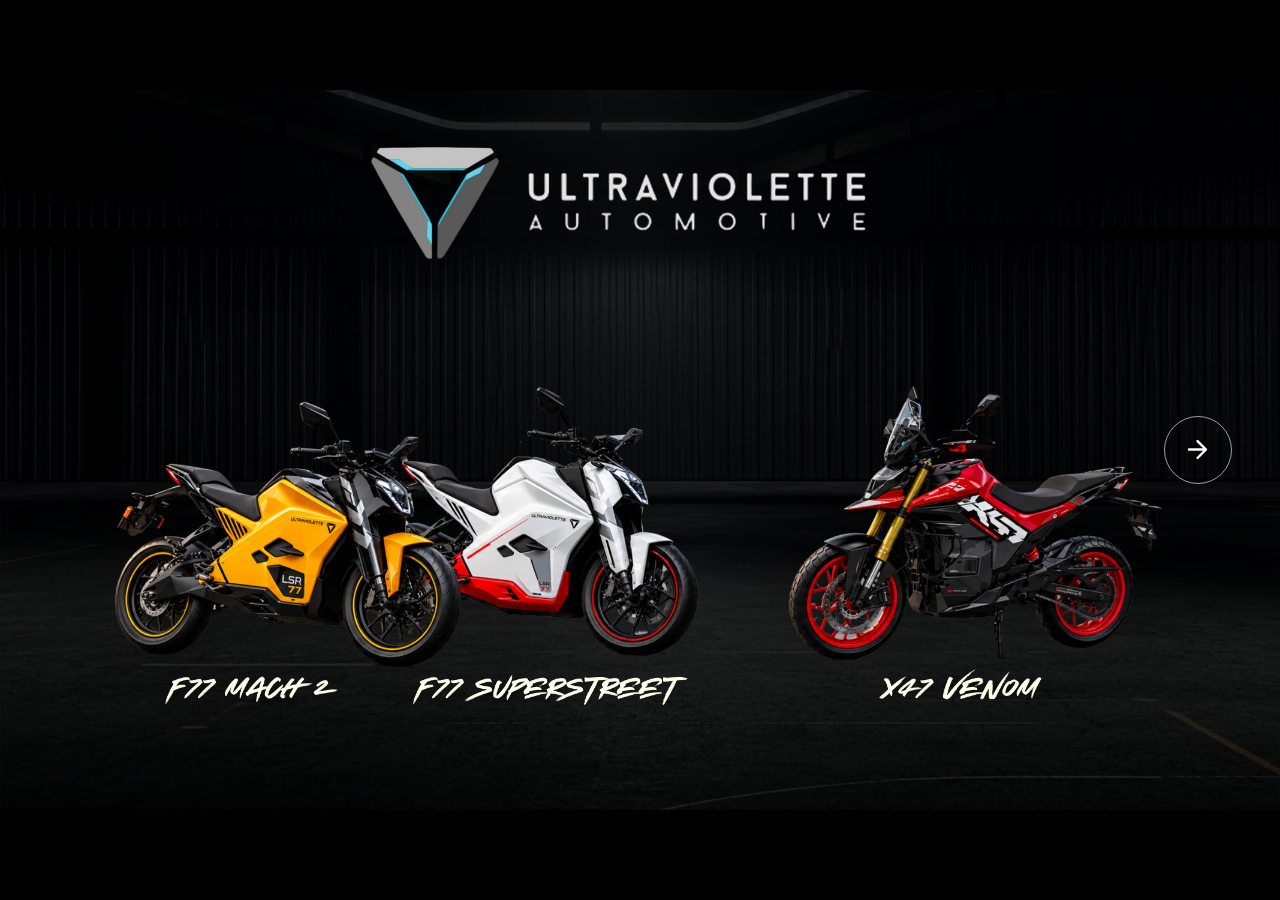
<file: index.html>
<!DOCTYPE html>
<html lang="en">
<head>
  <meta charset="UTF-8" />
  <meta name="viewport" content="width=device-width, initial-scale=1.0" />
  <title>Ultraviolette Automotive</title>
  <meta
    name="description"
    content="Ultraviolette Automotive — F77 Mach 2, F77 SuperStreet, X47 Venom, Tesseract and Shockwave."
  />
  <link rel="preload" as="image" href="Homepage%201.png" />
  <link rel="stylesheet" href="css/style.css?v=13" />
</head>
<body>
  <!-- Homepage slider: swipe / drag / arrows / keyboard to move between
       the two lineups. Each slide is a full hero with the uploaded image
       used exactly as provided (unmodified) plus clickable bike hotspots. -->
  <div class="slider" id="homeSlider">
    <div class="slider__track">

      <!-- Slide 1 -->
      <section class="hero slide" aria-label="Ultraviolette Automotive — first lineup">
        <div class="hero__media">
          <img
            class="hero__image"
            src="Homepage%201.png"
            width="4269"
            height="2400"
            alt="Ultraviolette Automotive — F77 Mach 2, F77 SuperStreet and X47 Venom"
            fetchpriority="high"
            decoding="async"
            draggable="false"
          />
          <a class="hero__hotspot hero__hotspot--mach2" href="bikes/f77-mach-2/" aria-label="F77 Mach 2 — view details"></a>
          <a class="hero__hotspot hero__hotspot--superstreet" href="bikes/f77-superstreet/" aria-label="F77 SuperStreet — view details"></a>
          <a class="hero__hotspot hero__hotspot--venom" href="bikes/x47-venom/" aria-label="X47 Venom — view details"></a>
        </div>

        <!-- Right arrow → next slide (falls back to the /home-2/ page without JS). -->
        <a class="hero-arrow" href="home-2/" data-slide-next aria-label="View the next lineup">
          <svg viewBox="0 0 24 24" fill="none" aria-hidden="true">
            <path d="M5 12h13M12 5l7 7-7 7" stroke="currentColor" stroke-width="2" stroke-linecap="round" stroke-linejoin="round" />
          </svg>
        </a>
      </section>

      <!-- Slide 2 -->
      <section class="hero slide" aria-label="Ultraviolette Automotive — second lineup">
        <div class="hero__media">
          <img
            class="hero__image"
            src="Homepage%202.png"
            width="4269"
            height="2400"
            alt="Ultraviolette Automotive — Tesseract and Shockwave"
            decoding="async"
            draggable="false"
          />
          <a class="hero__hotspot hero__hotspot--tesseract" href="bikes/tesseract/" aria-label="Tesseract — view variants"></a>
          <a class="hero__hotspot hero__hotspot--shockwave" href="bikes/shockwave/" aria-label="Shockwave — view variants"></a>
        </div>

        <!-- Left arrow → previous slide (falls back to the first homepage without JS). -->
        <a class="hero-arrow hero-arrow--left" href="./" data-slide-prev aria-label="Back to the first lineup">
          <svg viewBox="0 0 24 24" fill="none" aria-hidden="true">
            <path d="M19 12H6M12 5l-7 7 7 7" stroke="currentColor" stroke-width="2" stroke-linecap="round" stroke-linejoin="round" />
          </svg>
        </a>
      </section>

    </div>
  </div>

  <script src="js/slider.js" defer></script>
</body>
</html>
</file>
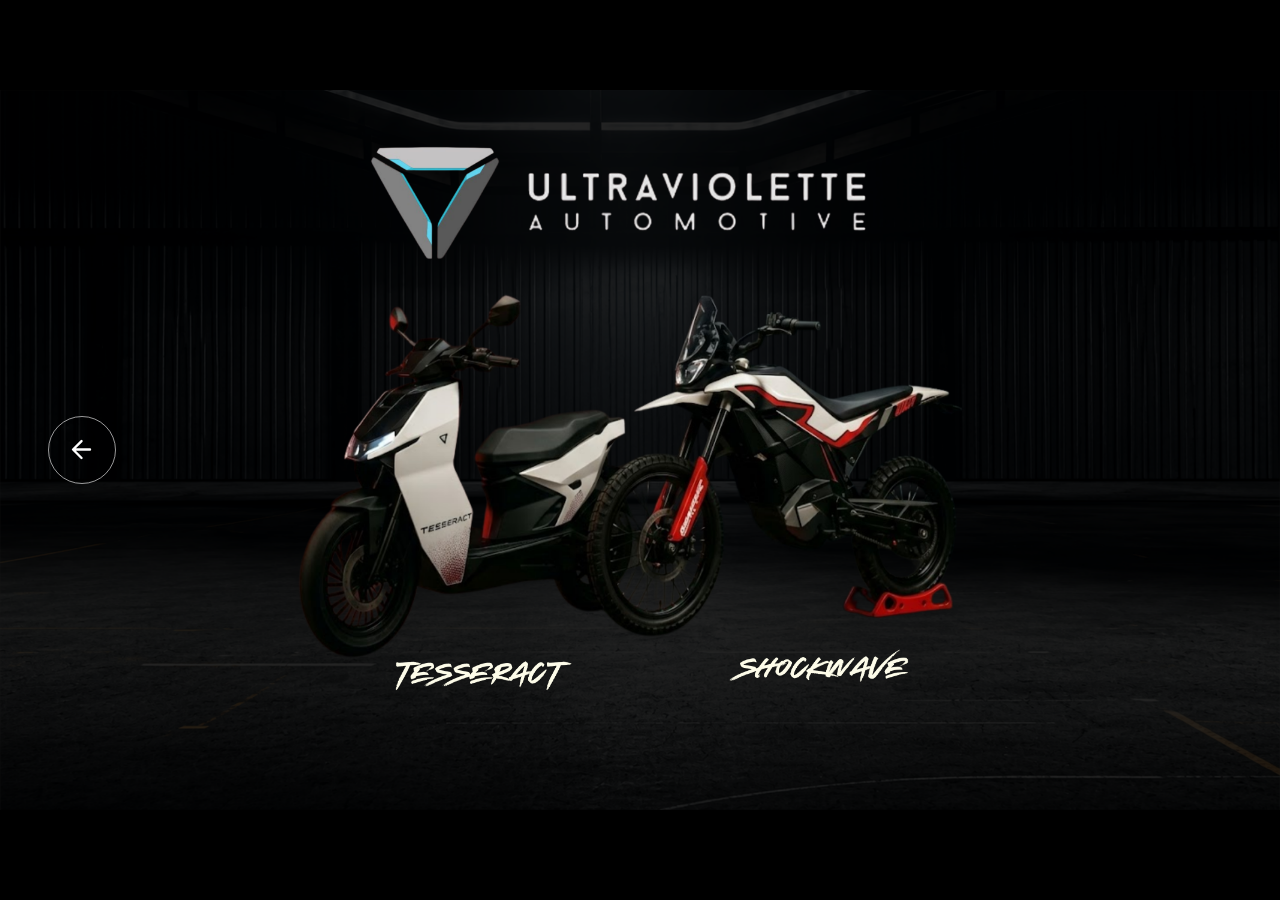
<file: home-2/index.html>
<!DOCTYPE html>
<html lang="en">
<head>
  <meta charset="UTF-8" />
  <meta name="viewport" content="width=device-width, initial-scale=1.0" />
  <title>Ultraviolette Automotive</title>
  <meta
    name="description"
    content="Ultraviolette Automotive — Tesseract and Shockwave."
  />
  <link rel="preload" as="image" href="../Homepage%202.png" />
  <link rel="stylesheet" href="../css/style.css?v=12" />
</head>
<body>
  <!-- Second homepage: uploaded image used exactly as provided, unmodified. -->
  <section class="hero" aria-label="Ultraviolette Automotive — second lineup">
    <div class="hero__media">
      <img
        class="hero__image"
        src="../Homepage%202.png"
        width="4269"
        height="2400"
        alt="Ultraviolette Automotive — Tesseract and Shockwave"
        fetchpriority="high"
        decoding="async"
      />

      <!-- Clickable regions over each motorcycle (percentage-based). -->
      <a
        class="hero__hotspot hero__hotspot--tesseract"
        href="../bikes/tesseract/"
        aria-label="Tesseract — view variants"
      ></a>
      <a
        class="hero__hotspot hero__hotspot--shockwave"
        href="../bikes/shockwave/"
        aria-label="Shockwave — view variants"
      ></a>
    </div>

    <!-- Circular arrow button, centre-left — returns to the first homepage. -->
    <a class="hero-arrow hero-arrow--left" href="../" aria-label="Back to the first lineup">
      <svg viewBox="0 0 24 24" fill="none" aria-hidden="true">
        <path d="M19 12H6M12 5l-7 7 7 7" stroke="currentColor" stroke-width="2" stroke-linecap="round" stroke-linejoin="round" />
      </svg>
    </a>
  </section>
</body>
</html>
</file>
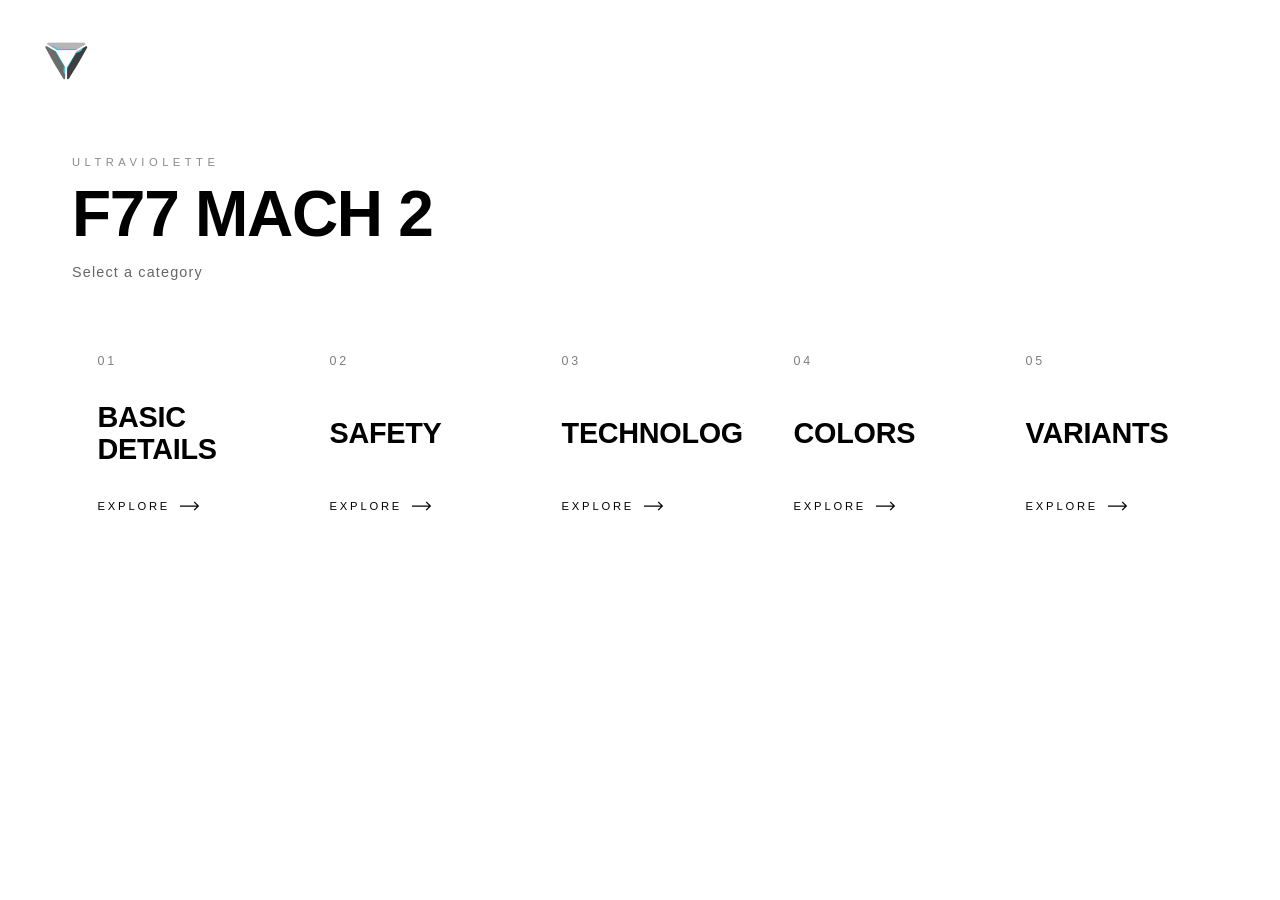
<file: bikes/f77-mach-2/index.html>
<!DOCTYPE html>
<html lang="en">
<head>
  <meta charset="UTF-8" />
  <meta name="viewport" content="width=device-width, initial-scale=1.0" />
  <title>F77 Mach 2 — Ultraviolette Automotive</title>
  <meta name="description" content="F77 Mach 2 — explore basic details, safety, technology, colours and variants." />
  <link rel="stylesheet" href="../../css/style.css?v=12" />
</head>
<body class="variant-page" data-bike="f77-mach-2">
  <header class="variant-header">
    <a class="brand" href="../../" aria-label="Ultraviolette Automotive — home">
      <img class="brand__mark" src="../../Logo.png" width="500" height="500" alt="Ultraviolette Automotive" />
    </a>
  </header>

  <main class="variant-main">
    <div class="variant-intro">
      <p class="variant-eyebrow">Ultraviolette</p>
      <h1 class="variant-title">F77 Mach 2</h1>
      <p class="variant-subtitle">Select a category</p>
    </div>

    <ul class="variant-grid">
      <li>
        <a class="variant-card" href="#" data-section="basic-details">
          <span class="variant-card__index">01</span>
          <span class="variant-card__name">Basic Details</span>
          <span class="variant-card__cta">
            Explore
            <svg viewBox="0 0 24 12" fill="none" aria-hidden="true"><path d="M0 6h21M17 1l5 5-5 5" stroke="currentColor" stroke-width="1.5"/></svg>
          </span>
        </a>
      </li>
      <li>
        <a class="variant-card" href="#" data-section="safety">
          <span class="variant-card__index">02</span>
          <span class="variant-card__name">Safety</span>
          <span class="variant-card__cta">
            Explore
            <svg viewBox="0 0 24 12" fill="none" aria-hidden="true"><path d="M0 6h21M17 1l5 5-5 5" stroke="currentColor" stroke-width="1.5"/></svg>
          </span>
        </a>
      </li>
      <li>
        <a class="variant-card" href="#" data-section="technology">
          <span class="variant-card__index">03</span>
          <span class="variant-card__name">Technology</span>
          <span class="variant-card__cta">
            Explore
            <svg viewBox="0 0 24 12" fill="none" aria-hidden="true"><path d="M0 6h21M17 1l5 5-5 5" stroke="currentColor" stroke-width="1.5"/></svg>
          </span>
        </a>
      </li>
      <li>
        <a class="variant-card" href="#" data-section="colors">
          <span class="variant-card__index">04</span>
          <span class="variant-card__name">Colors</span>
          <span class="variant-card__cta">
            Explore
            <svg viewBox="0 0 24 12" fill="none" aria-hidden="true"><path d="M0 6h21M17 1l5 5-5 5" stroke="currentColor" stroke-width="1.5"/></svg>
          </span>
        </a>
      </li>
      <li>
        <a class="variant-card" href="variants/" data-section="variants">
          <span class="variant-card__index">05</span>
          <span class="variant-card__name">Variants</span>
          <span class="variant-card__cta">
            Explore
            <svg viewBox="0 0 24 12" fill="none" aria-hidden="true"><path d="M0 6h21M17 1l5 5-5 5" stroke="currentColor" stroke-width="1.5"/></svg>
          </span>
        </a>
      </li>
    </ul>
  </main>
</body>
</html>
</file>
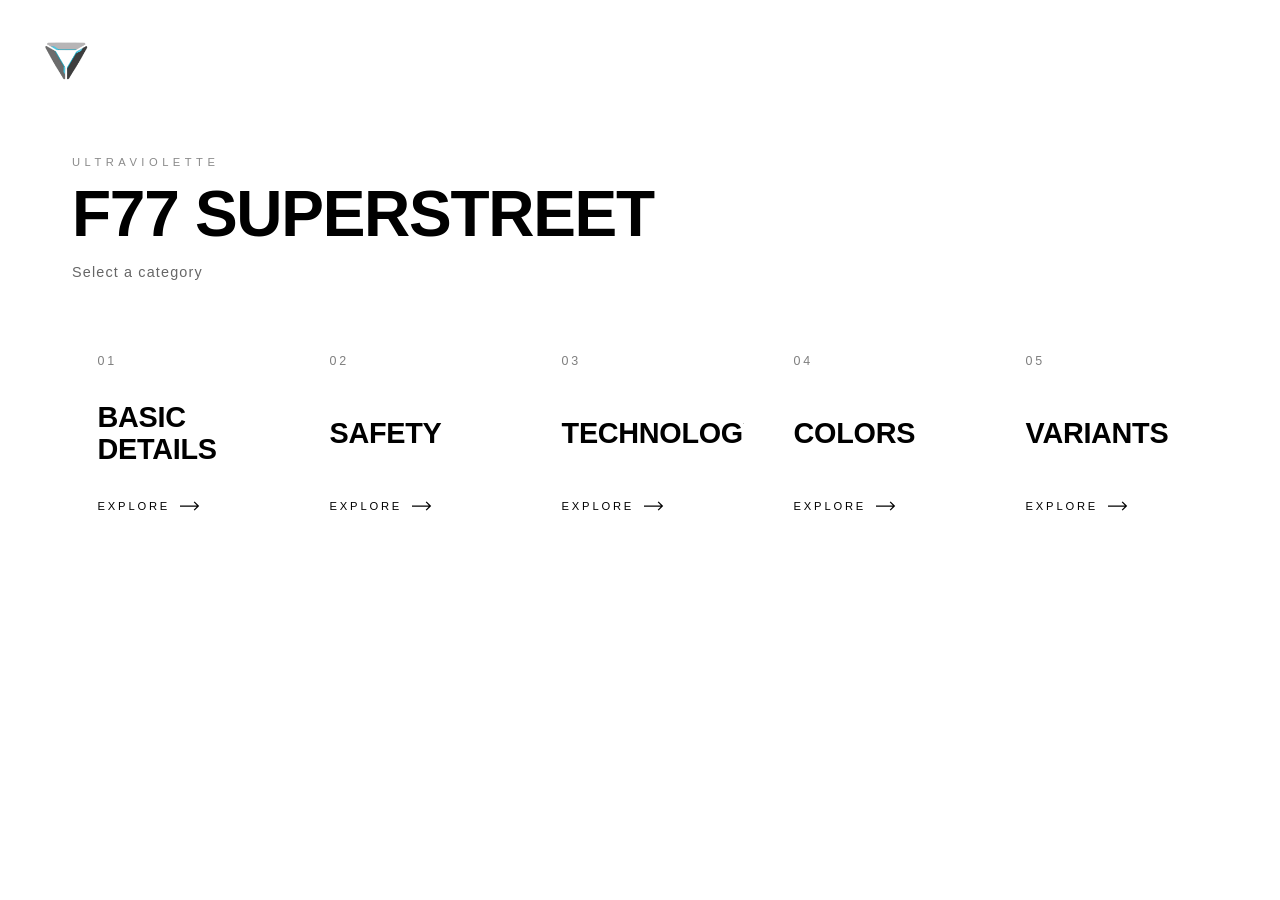
<file: bikes/f77-superstreet/index.html>
<!DOCTYPE html>
<html lang="en">
<head>
  <meta charset="UTF-8" />
  <meta name="viewport" content="width=device-width, initial-scale=1.0" />
  <title>F77 SuperStreet — Ultraviolette Automotive</title>
  <meta name="description" content="F77 SuperStreet — explore basic details, safety, technology, colours and variants." />
  <link rel="stylesheet" href="../../css/style.css?v=12" />
</head>
<body class="variant-page" data-bike="f77-superstreet">
  <header class="variant-header">
    <a class="brand" href="../../" aria-label="Ultraviolette Automotive — home">
      <img class="brand__mark" src="../../Logo.png" width="500" height="500" alt="Ultraviolette Automotive" />
    </a>
  </header>

  <main class="variant-main">
    <div class="variant-intro">
      <p class="variant-eyebrow">Ultraviolette</p>
      <h1 class="variant-title">F77 SuperStreet</h1>
      <p class="variant-subtitle">Select a category</p>
    </div>

    <ul class="variant-grid">
      <li>
        <a class="variant-card" href="#" data-section="basic-details">
          <span class="variant-card__index">01</span>
          <span class="variant-card__name">Basic Details</span>
          <span class="variant-card__cta">
            Explore
            <svg viewBox="0 0 24 12" fill="none" aria-hidden="true"><path d="M0 6h21M17 1l5 5-5 5" stroke="currentColor" stroke-width="1.5"/></svg>
          </span>
        </a>
      </li>
      <li>
        <a class="variant-card" href="#" data-section="safety">
          <span class="variant-card__index">02</span>
          <span class="variant-card__name">Safety</span>
          <span class="variant-card__cta">
            Explore
            <svg viewBox="0 0 24 12" fill="none" aria-hidden="true"><path d="M0 6h21M17 1l5 5-5 5" stroke="currentColor" stroke-width="1.5"/></svg>
          </span>
        </a>
      </li>
      <li>
        <a class="variant-card" href="#" data-section="technology">
          <span class="variant-card__index">03</span>
          <span class="variant-card__name">Technology</span>
          <span class="variant-card__cta">
            Explore
            <svg viewBox="0 0 24 12" fill="none" aria-hidden="true"><path d="M0 6h21M17 1l5 5-5 5" stroke="currentColor" stroke-width="1.5"/></svg>
          </span>
        </a>
      </li>
      <li>
        <a class="variant-card" href="#" data-section="colors">
          <span class="variant-card__index">04</span>
          <span class="variant-card__name">Colors</span>
          <span class="variant-card__cta">
            Explore
            <svg viewBox="0 0 24 12" fill="none" aria-hidden="true"><path d="M0 6h21M17 1l5 5-5 5" stroke="currentColor" stroke-width="1.5"/></svg>
          </span>
        </a>
      </li>
      <li>
        <a class="variant-card" href="variants/" data-section="variants">
          <span class="variant-card__index">05</span>
          <span class="variant-card__name">Variants</span>
          <span class="variant-card__cta">
            Explore
            <svg viewBox="0 0 24 12" fill="none" aria-hidden="true"><path d="M0 6h21M17 1l5 5-5 5" stroke="currentColor" stroke-width="1.5"/></svg>
          </span>
        </a>
      </li>
    </ul>
  </main>
</body>
</html>
</file>
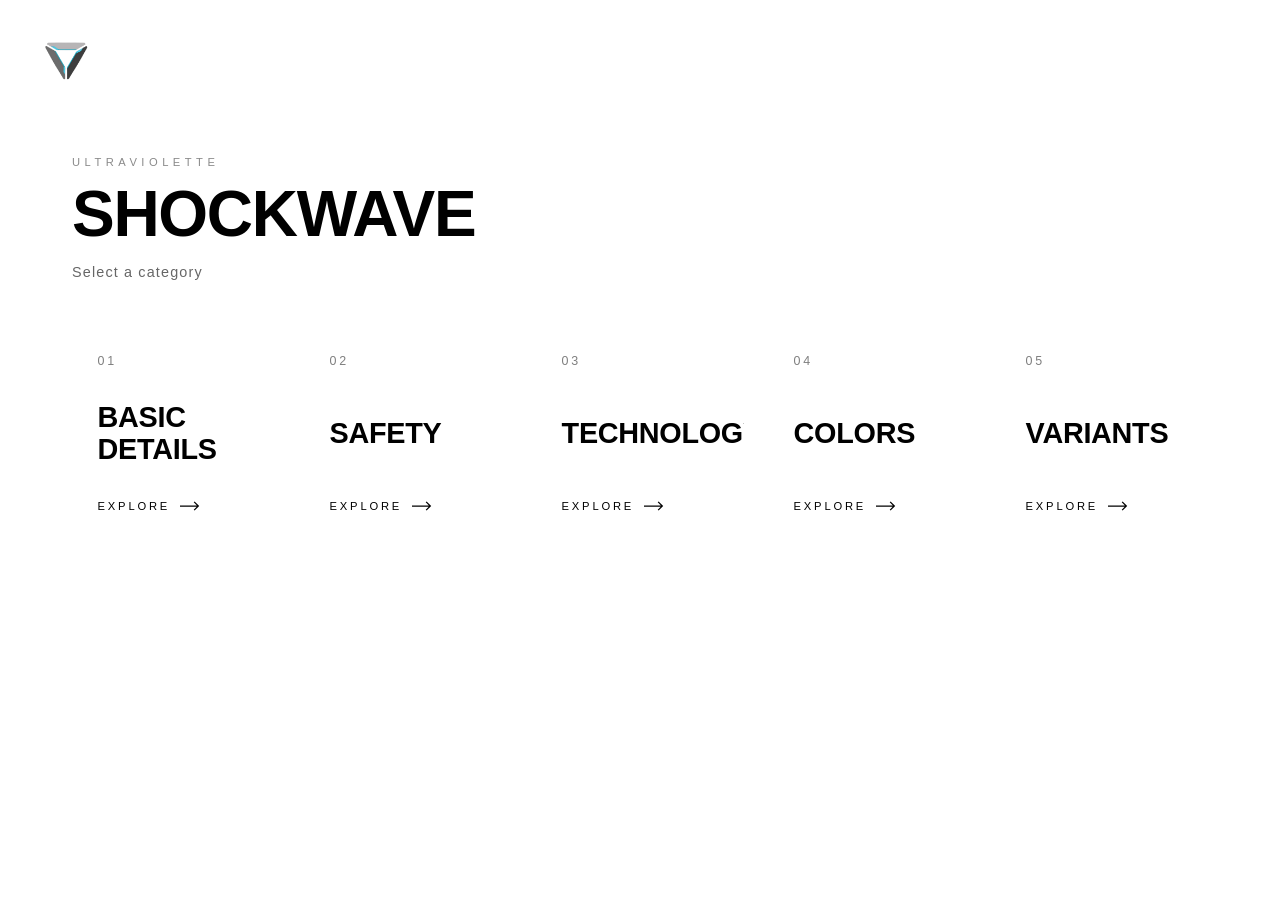
<file: bikes/shockwave/index.html>
<!DOCTYPE html>
<html lang="en">
<head>
  <meta charset="UTF-8" />
  <meta name="viewport" content="width=device-width, initial-scale=1.0" />
  <title>Shockwave — Ultraviolette Automotive</title>
  <meta name="description" content="Shockwave — explore basic details, safety, technology, colours and variants." />
  <link rel="stylesheet" href="../../css/style.css?v=12" />
</head>
<body class="variant-page" data-bike="shockwave">
  <header class="variant-header">
    <a class="brand" href="../../home-2/" aria-label="Ultraviolette Automotive — home">
      <img class="brand__mark" src="../../Logo.png" width="500" height="500" alt="Ultraviolette Automotive" />
    </a>
  </header>

  <main class="variant-main">
    <div class="variant-intro">
      <p class="variant-eyebrow">Ultraviolette</p>
      <h1 class="variant-title">Shockwave</h1>
      <p class="variant-subtitle">Select a category</p>
    </div>

    <ul class="variant-grid">
      <li>
        <a class="variant-card" href="#" data-section="basic-details">
          <span class="variant-card__index">01</span>
          <span class="variant-card__name">Basic Details</span>
          <span class="variant-card__cta">
            Explore
            <svg viewBox="0 0 24 12" fill="none" aria-hidden="true"><path d="M0 6h21M17 1l5 5-5 5" stroke="currentColor" stroke-width="1.5"/></svg>
          </span>
        </a>
      </li>
      <li>
        <a class="variant-card" href="#" data-section="safety">
          <span class="variant-card__index">02</span>
          <span class="variant-card__name">Safety</span>
          <span class="variant-card__cta">
            Explore
            <svg viewBox="0 0 24 12" fill="none" aria-hidden="true"><path d="M0 6h21M17 1l5 5-5 5" stroke="currentColor" stroke-width="1.5"/></svg>
          </span>
        </a>
      </li>
      <li>
        <a class="variant-card" href="#" data-section="technology">
          <span class="variant-card__index">03</span>
          <span class="variant-card__name">Technology</span>
          <span class="variant-card__cta">
            Explore
            <svg viewBox="0 0 24 12" fill="none" aria-hidden="true"><path d="M0 6h21M17 1l5 5-5 5" stroke="currentColor" stroke-width="1.5"/></svg>
          </span>
        </a>
      </li>
      <li>
        <a class="variant-card" href="#" data-section="colors">
          <span class="variant-card__index">04</span>
          <span class="variant-card__name">Colors</span>
          <span class="variant-card__cta">
            Explore
            <svg viewBox="0 0 24 12" fill="none" aria-hidden="true"><path d="M0 6h21M17 1l5 5-5 5" stroke="currentColor" stroke-width="1.5"/></svg>
          </span>
        </a>
      </li>
      <li>
        <a class="variant-card" href="#" data-section="variants">
          <span class="variant-card__index">05</span>
          <span class="variant-card__name">Variants</span>
          <span class="variant-card__cta">
            Explore
            <svg viewBox="0 0 24 12" fill="none" aria-hidden="true"><path d="M0 6h21M17 1l5 5-5 5" stroke="currentColor" stroke-width="1.5"/></svg>
          </span>
        </a>
      </li>
    </ul>
  </main>
</body>
</html>
</file>
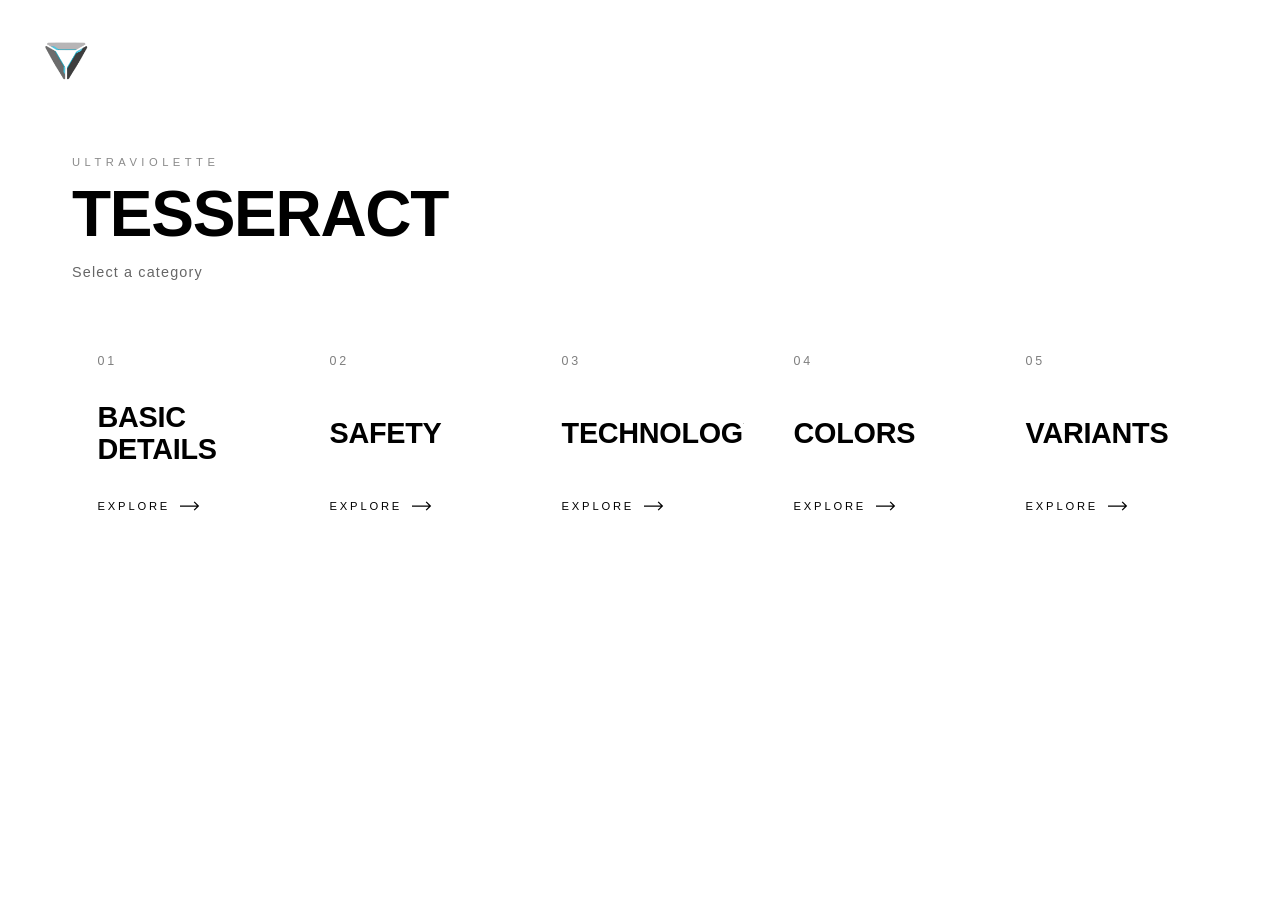
<file: bikes/tesseract/index.html>
<!DOCTYPE html>
<html lang="en">
<head>
  <meta charset="UTF-8" />
  <meta name="viewport" content="width=device-width, initial-scale=1.0" />
  <title>Tesseract — Ultraviolette Automotive</title>
  <meta name="description" content="Tesseract — explore basic details, safety, technology, colours and variants." />
  <link rel="stylesheet" href="../../css/style.css?v=12" />
</head>
<body class="variant-page" data-bike="tesseract">
  <header class="variant-header">
    <a class="brand" href="../../home-2/" aria-label="Ultraviolette Automotive — home">
      <img class="brand__mark" src="../../Logo.png" width="500" height="500" alt="Ultraviolette Automotive" />
    </a>
  </header>

  <main class="variant-main">
    <div class="variant-intro">
      <p class="variant-eyebrow">Ultraviolette</p>
      <h1 class="variant-title">Tesseract</h1>
      <p class="variant-subtitle">Select a category</p>
    </div>

    <ul class="variant-grid">
      <li>
        <a class="variant-card" href="#" data-section="basic-details">
          <span class="variant-card__index">01</span>
          <span class="variant-card__name">Basic Details</span>
          <span class="variant-card__cta">
            Explore
            <svg viewBox="0 0 24 12" fill="none" aria-hidden="true"><path d="M0 6h21M17 1l5 5-5 5" stroke="currentColor" stroke-width="1.5"/></svg>
          </span>
        </a>
      </li>
      <li>
        <a class="variant-card" href="#" data-section="safety">
          <span class="variant-card__index">02</span>
          <span class="variant-card__name">Safety</span>
          <span class="variant-card__cta">
            Explore
            <svg viewBox="0 0 24 12" fill="none" aria-hidden="true"><path d="M0 6h21M17 1l5 5-5 5" stroke="currentColor" stroke-width="1.5"/></svg>
          </span>
        </a>
      </li>
      <li>
        <a class="variant-card" href="#" data-section="technology">
          <span class="variant-card__index">03</span>
          <span class="variant-card__name">Technology</span>
          <span class="variant-card__cta">
            Explore
            <svg viewBox="0 0 24 12" fill="none" aria-hidden="true"><path d="M0 6h21M17 1l5 5-5 5" stroke="currentColor" stroke-width="1.5"/></svg>
          </span>
        </a>
      </li>
      <li>
        <a class="variant-card" href="#" data-section="colors">
          <span class="variant-card__index">04</span>
          <span class="variant-card__name">Colors</span>
          <span class="variant-card__cta">
            Explore
            <svg viewBox="0 0 24 12" fill="none" aria-hidden="true"><path d="M0 6h21M17 1l5 5-5 5" stroke="currentColor" stroke-width="1.5"/></svg>
          </span>
        </a>
      </li>
      <li>
        <a class="variant-card" href="variants/" data-section="variants">
          <span class="variant-card__index">05</span>
          <span class="variant-card__name">Variants</span>
          <span class="variant-card__cta">
            Explore
            <svg viewBox="0 0 24 12" fill="none" aria-hidden="true"><path d="M0 6h21M17 1l5 5-5 5" stroke="currentColor" stroke-width="1.5"/></svg>
          </span>
        </a>
      </li>
    </ul>
  </main>
</body>
</html>
</file>
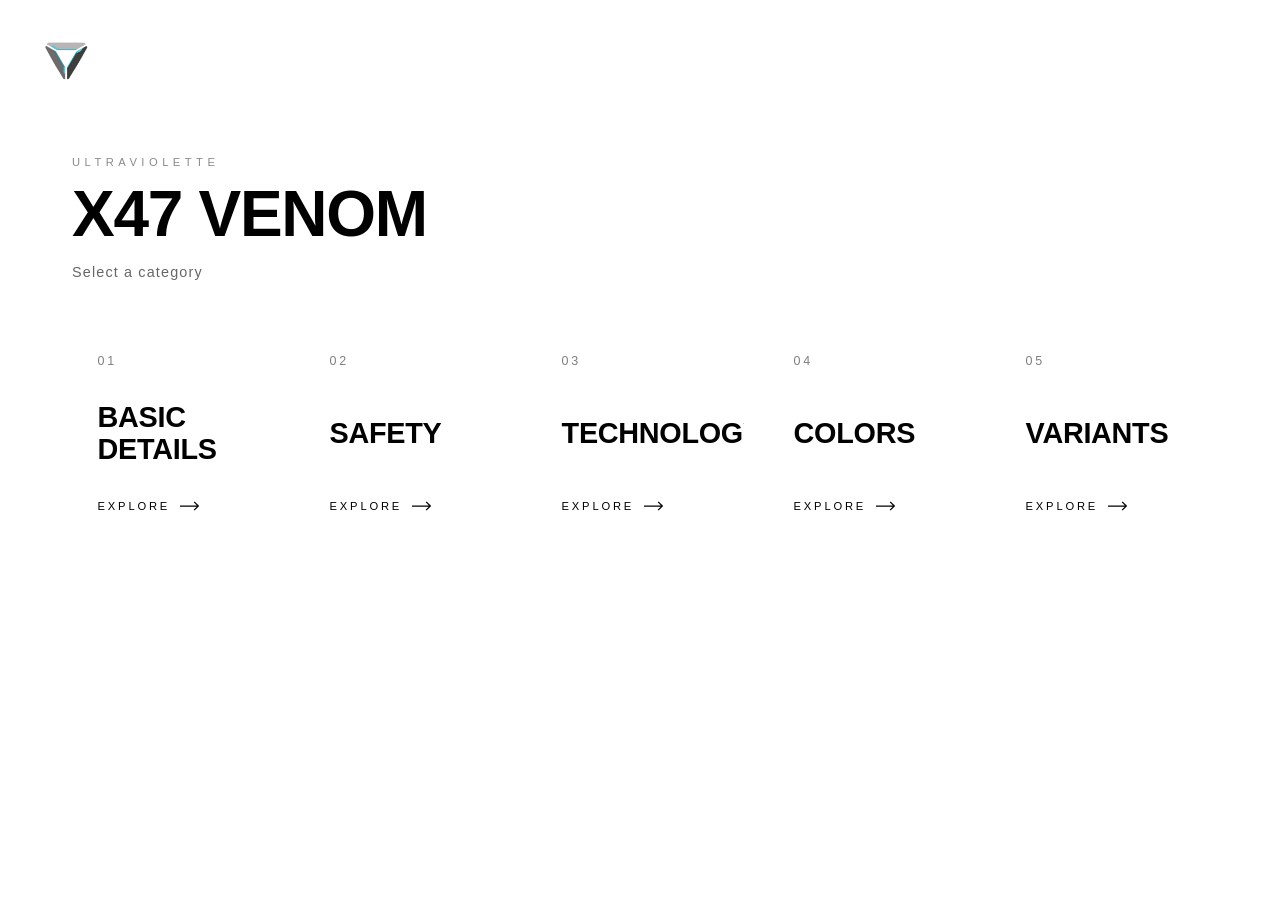
<file: bikes/x47-venom/index.html>
<!DOCTYPE html>
<html lang="en">
<head>
  <meta charset="UTF-8" />
  <meta name="viewport" content="width=device-width, initial-scale=1.0" />
  <title>X47 Venom — Ultraviolette Automotive</title>
  <meta name="description" content="X47 Venom — explore basic details, safety, technology, colours and variants." />
  <link rel="stylesheet" href="../../css/style.css?v=12" />
</head>
<body class="variant-page" data-bike="x47-venom">
  <header class="variant-header">
    <a class="brand" href="../../" aria-label="Ultraviolette Automotive — home">
      <img class="brand__mark" src="../../Logo.png" width="500" height="500" alt="Ultraviolette Automotive" />
    </a>
  </header>

  <main class="variant-main">
    <div class="variant-intro">
      <p class="variant-eyebrow">Ultraviolette</p>
      <h1 class="variant-title">X47 Venom</h1>
      <p class="variant-subtitle">Select a category</p>
    </div>

    <ul class="variant-grid">
      <li>
        <a class="variant-card" href="#" data-section="basic-details">
          <span class="variant-card__index">01</span>
          <span class="variant-card__name">Basic Details</span>
          <span class="variant-card__cta">
            Explore
            <svg viewBox="0 0 24 12" fill="none" aria-hidden="true"><path d="M0 6h21M17 1l5 5-5 5" stroke="currentColor" stroke-width="1.5"/></svg>
          </span>
        </a>
      </li>
      <li>
        <a class="variant-card" href="#" data-section="safety">
          <span class="variant-card__index">02</span>
          <span class="variant-card__name">Safety</span>
          <span class="variant-card__cta">
            Explore
            <svg viewBox="0 0 24 12" fill="none" aria-hidden="true"><path d="M0 6h21M17 1l5 5-5 5" stroke="currentColor" stroke-width="1.5"/></svg>
          </span>
        </a>
      </li>
      <li>
        <a class="variant-card" href="#" data-section="technology">
          <span class="variant-card__index">03</span>
          <span class="variant-card__name">Technology</span>
          <span class="variant-card__cta">
            Explore
            <svg viewBox="0 0 24 12" fill="none" aria-hidden="true"><path d="M0 6h21M17 1l5 5-5 5" stroke="currentColor" stroke-width="1.5"/></svg>
          </span>
        </a>
      </li>
      <li>
        <a class="variant-card" href="#" data-section="colors">
          <span class="variant-card__index">04</span>
          <span class="variant-card__name">Colors</span>
          <span class="variant-card__cta">
            Explore
            <svg viewBox="0 0 24 12" fill="none" aria-hidden="true"><path d="M0 6h21M17 1l5 5-5 5" stroke="currentColor" stroke-width="1.5"/></svg>
          </span>
        </a>
      </li>
      <li>
        <a class="variant-card" href="variants/" data-section="variants">
          <span class="variant-card__index">05</span>
          <span class="variant-card__name">Variants</span>
          <span class="variant-card__cta">
            Explore
            <svg viewBox="0 0 24 12" fill="none" aria-hidden="true"><path d="M0 6h21M17 1l5 5-5 5" stroke="currentColor" stroke-width="1.5"/></svg>
          </span>
        </a>
      </li>
    </ul>
  </main>
</body>
</html>
</file>
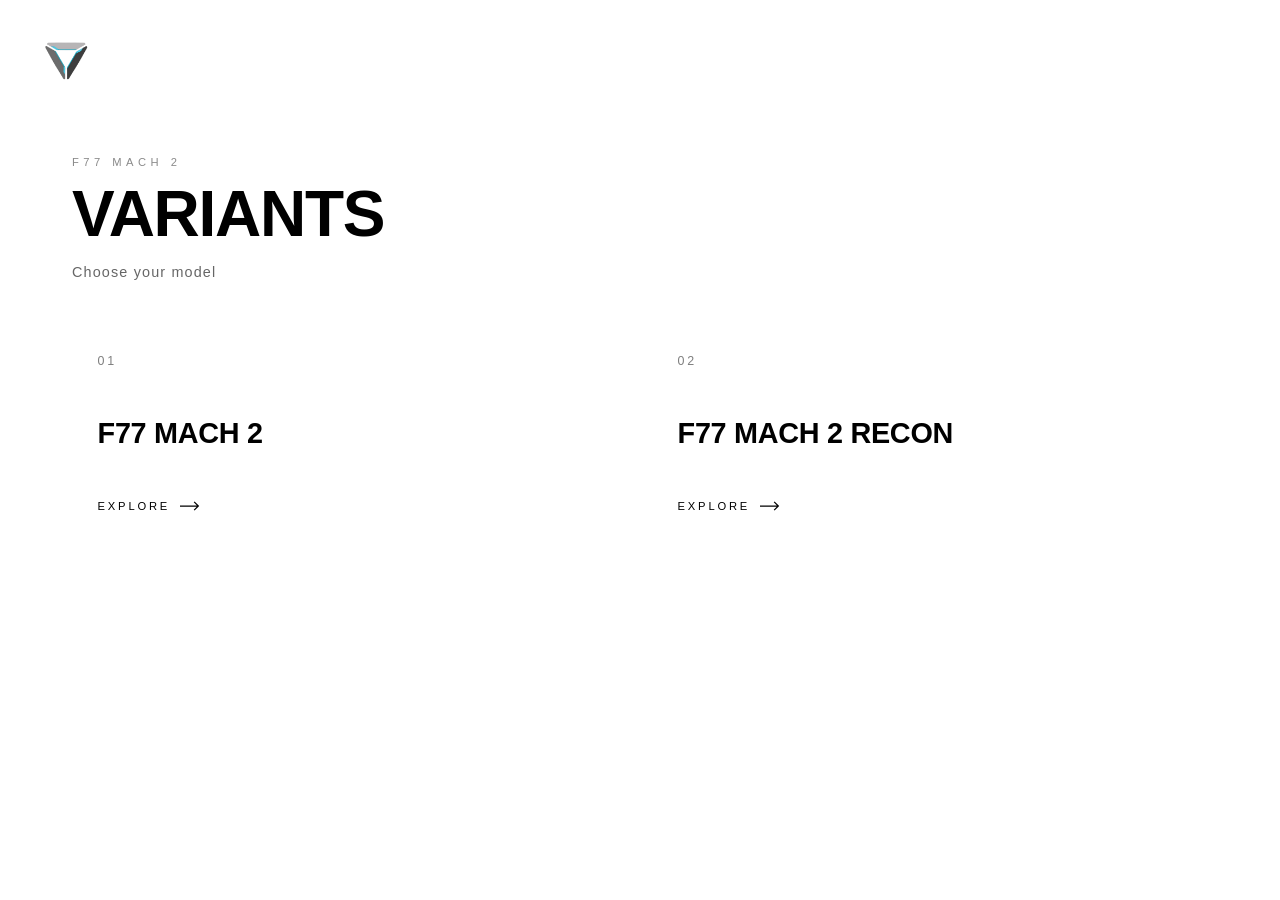
<file: bikes/f77-mach-2/variants/index.html>
<!DOCTYPE html>
<html lang="en">
<head>
  <meta charset="UTF-8" />
  <meta name="viewport" content="width=device-width, initial-scale=1.0" />
  <title>F77 Mach 2 Variants — Ultraviolette Automotive</title>
  <meta name="description" content="Choose your F77 Mach 2 variant." />
  <link rel="stylesheet" href="../../../css/style.css?v=12" />
</head>
<body class="variant-page" data-bike="f77-mach-2" data-section="variants">
  <header class="variant-header">
    <a class="brand" href="../../../" aria-label="Ultraviolette Automotive — home">
      <img class="brand__mark" src="../../../Logo.png" width="500" height="500" alt="Ultraviolette Automotive" />
    </a>
  </header>

  <main class="variant-main">
    <div class="variant-intro">
      <p class="variant-eyebrow">F77 Mach 2</p>
      <h1 class="variant-title">Variants</h1>
      <p class="variant-subtitle">Choose your model</p>
    </div>

    <ul class="variant-grid">
      <li>
        <a class="variant-card" href="#" data-variant="f77-mach-2">
          <span class="variant-card__index">01</span>
          <span class="variant-card__name">F77 Mach 2</span>
          <span class="variant-card__cta">
            Explore
            <svg viewBox="0 0 24 12" fill="none" aria-hidden="true"><path d="M0 6h21M17 1l5 5-5 5" stroke="currentColor" stroke-width="1.5"/></svg>
          </span>
        </a>
      </li>
      <li>
        <a class="variant-card" href="#" data-variant="f77-mach-2-recon">
          <span class="variant-card__index">02</span>
          <span class="variant-card__name">F77 Mach 2 Recon</span>
          <span class="variant-card__cta">
            Explore
            <svg viewBox="0 0 24 12" fill="none" aria-hidden="true"><path d="M0 6h21M17 1l5 5-5 5" stroke="currentColor" stroke-width="1.5"/></svg>
          </span>
        </a>
      </li>
    </ul>
  </main>
</body>
</html>
</file>
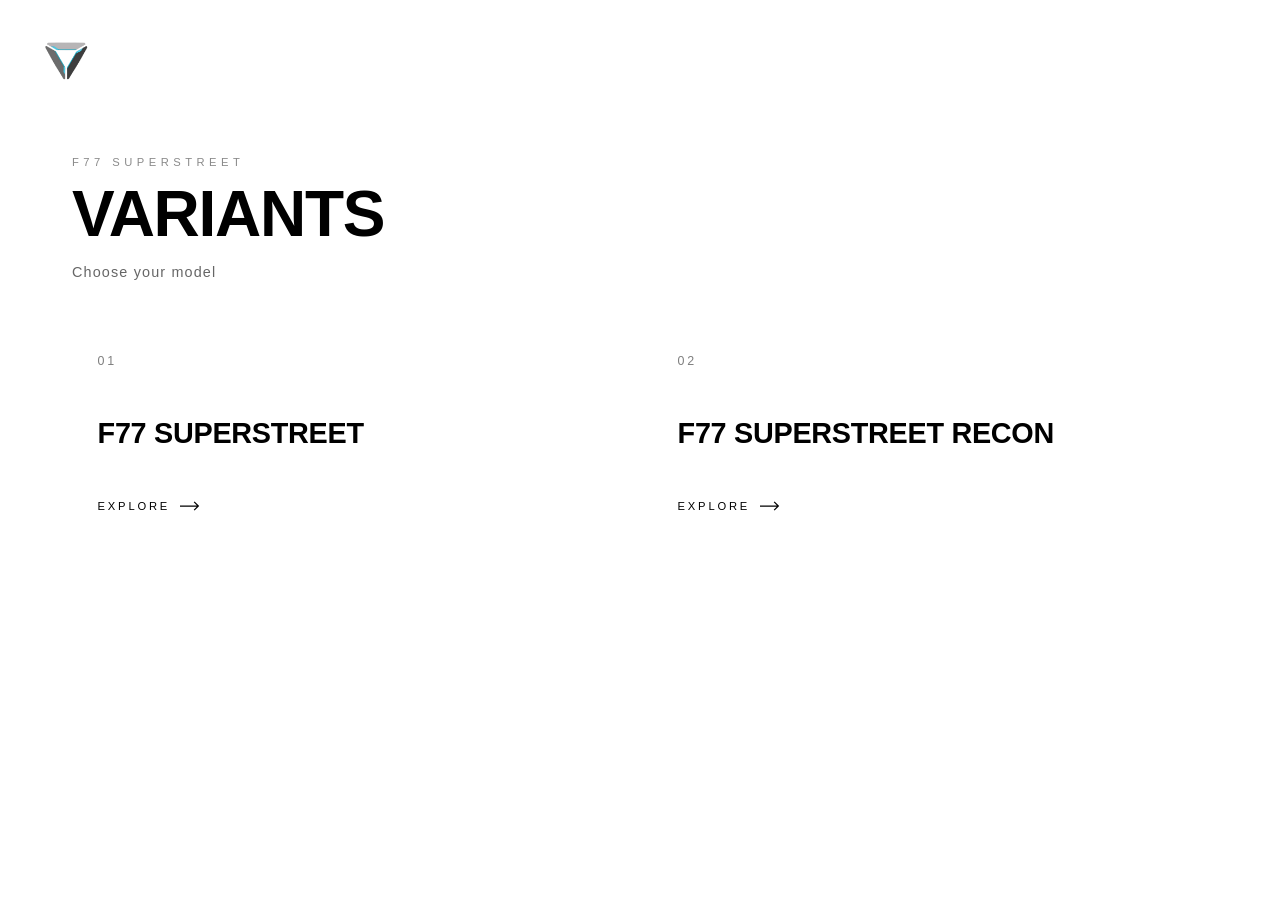
<file: bikes/f77-superstreet/variants/index.html>
<!DOCTYPE html>
<html lang="en">
<head>
  <meta charset="UTF-8" />
  <meta name="viewport" content="width=device-width, initial-scale=1.0" />
  <title>F77 SuperStreet Variants — Ultraviolette Automotive</title>
  <meta name="description" content="Choose your F77 SuperStreet variant." />
  <link rel="stylesheet" href="../../../css/style.css?v=12" />
</head>
<body class="variant-page" data-bike="f77-superstreet" data-section="variants">
  <header class="variant-header">
    <a class="brand" href="../../../" aria-label="Ultraviolette Automotive — home">
      <img class="brand__mark" src="../../../Logo.png" width="500" height="500" alt="Ultraviolette Automotive" />
    </a>
  </header>

  <main class="variant-main">
    <div class="variant-intro">
      <p class="variant-eyebrow">F77 SuperStreet</p>
      <h1 class="variant-title">Variants</h1>
      <p class="variant-subtitle">Choose your model</p>
    </div>

    <ul class="variant-grid">
      <li>
        <a class="variant-card" href="#" data-variant="f77-superstreet">
          <span class="variant-card__index">01</span>
          <span class="variant-card__name">F77 SuperStreet</span>
          <span class="variant-card__cta">
            Explore
            <svg viewBox="0 0 24 12" fill="none" aria-hidden="true"><path d="M0 6h21M17 1l5 5-5 5" stroke="currentColor" stroke-width="1.5"/></svg>
          </span>
        </a>
      </li>
      <li>
        <a class="variant-card" href="#" data-variant="f77-superstreet-recon">
          <span class="variant-card__index">02</span>
          <span class="variant-card__name">F77 SuperStreet Recon</span>
          <span class="variant-card__cta">
            Explore
            <svg viewBox="0 0 24 12" fill="none" aria-hidden="true"><path d="M0 6h21M17 1l5 5-5 5" stroke="currentColor" stroke-width="1.5"/></svg>
          </span>
        </a>
      </li>
    </ul>
  </main>
</body>
</html>
</file>
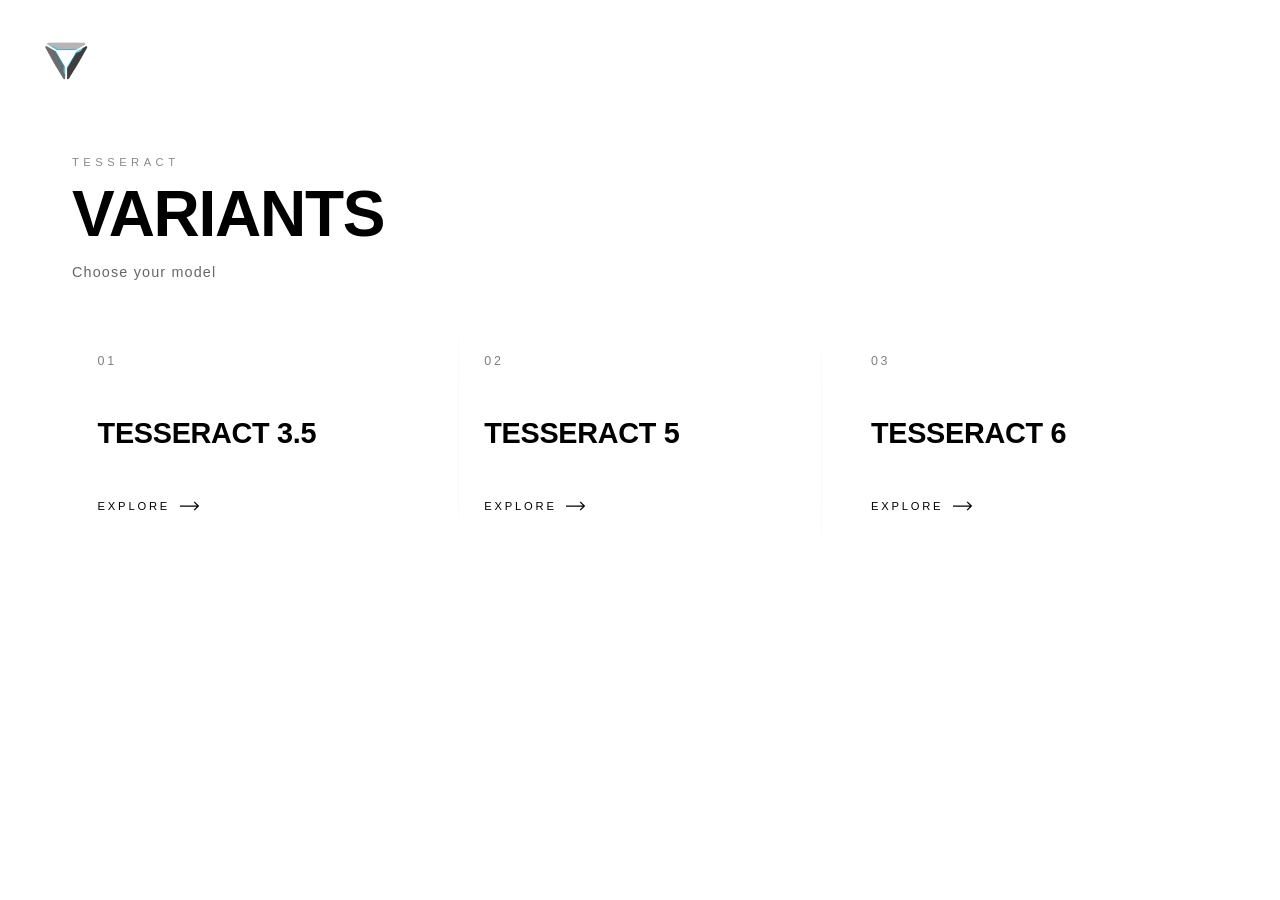
<file: bikes/tesseract/variants/index.html>
<!DOCTYPE html>
<html lang="en">
<head>
  <meta charset="UTF-8" />
  <meta name="viewport" content="width=device-width, initial-scale=1.0" />
  <title>Tesseract Variants — Ultraviolette Automotive</title>
  <meta name="description" content="Choose your Tesseract variant." />
  <link rel="stylesheet" href="../../../css/style.css?v=12" />
</head>
<body class="variant-page" data-bike="tesseract" data-section="variants">
  <header class="variant-header">
    <a class="brand" href="../../../home-2/" aria-label="Ultraviolette Automotive — home">
      <img class="brand__mark" src="../../../Logo.png" width="500" height="500" alt="Ultraviolette Automotive" />
    </a>
  </header>

  <main class="variant-main">
    <div class="variant-intro">
      <p class="variant-eyebrow">Tesseract</p>
      <h1 class="variant-title">Variants</h1>
      <p class="variant-subtitle">Choose your model</p>
    </div>

    <ul class="variant-grid">
      <li>
        <a class="variant-card" href="#" data-variant="tesseract-3-5">
          <span class="variant-card__index">01</span>
          <span class="variant-card__name">Tesseract 3.5</span>
          <span class="variant-card__cta">
            Explore
            <svg viewBox="0 0 24 12" fill="none" aria-hidden="true"><path d="M0 6h21M17 1l5 5-5 5" stroke="currentColor" stroke-width="1.5"/></svg>
          </span>
        </a>
      </li>
      <li>
        <a class="variant-card" href="#" data-variant="tesseract-5">
          <span class="variant-card__index">02</span>
          <span class="variant-card__name">Tesseract 5</span>
          <span class="variant-card__cta">
            Explore
            <svg viewBox="0 0 24 12" fill="none" aria-hidden="true"><path d="M0 6h21M17 1l5 5-5 5" stroke="currentColor" stroke-width="1.5"/></svg>
          </span>
        </a>
      </li>
      <li>
        <a class="variant-card" href="#" data-variant="tesseract-6">
          <span class="variant-card__index">03</span>
          <span class="variant-card__name">Tesseract 6</span>
          <span class="variant-card__cta">
            Explore
            <svg viewBox="0 0 24 12" fill="none" aria-hidden="true"><path d="M0 6h21M17 1l5 5-5 5" stroke="currentColor" stroke-width="1.5"/></svg>
          </span>
        </a>
      </li>
    </ul>
  </main>
</body>
</html>
</file>
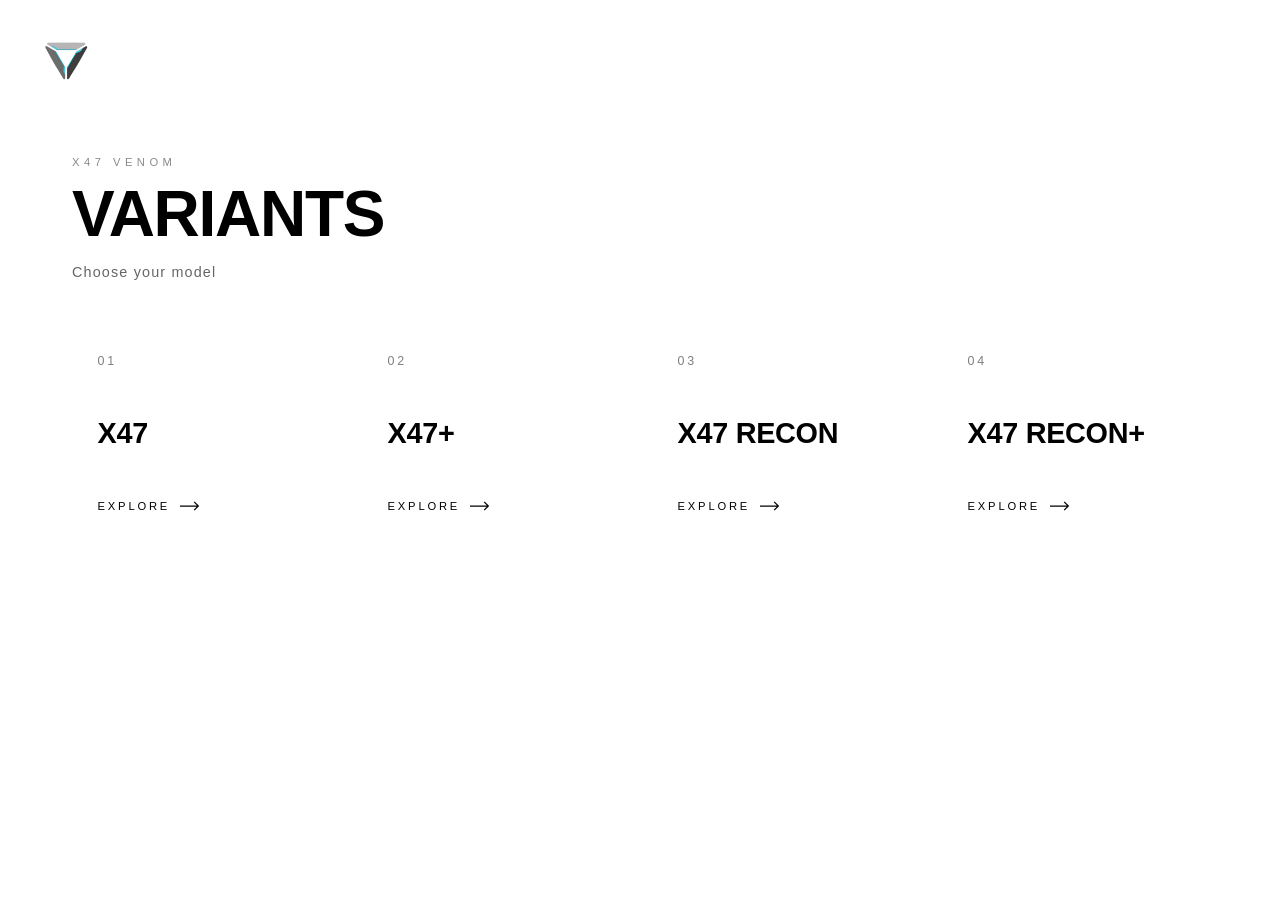
<file: bikes/x47-venom/variants/index.html>
<!DOCTYPE html>
<html lang="en">
<head>
  <meta charset="UTF-8" />
  <meta name="viewport" content="width=device-width, initial-scale=1.0" />
  <title>X47 Venom Variants — Ultraviolette Automotive</title>
  <meta name="description" content="Choose your X47 Venom variant." />
  <link rel="stylesheet" href="../../../css/style.css?v=12" />
</head>
<body class="variant-page" data-bike="x47-venom" data-section="variants">
  <header class="variant-header">
    <a class="brand" href="../../../" aria-label="Ultraviolette Automotive — home">
      <img class="brand__mark" src="../../../Logo.png" width="500" height="500" alt="Ultraviolette Automotive" />
    </a>
  </header>

  <main class="variant-main">
    <div class="variant-intro">
      <p class="variant-eyebrow">X47 Venom</p>
      <h1 class="variant-title">Variants</h1>
      <p class="variant-subtitle">Choose your model</p>
    </div>

    <ul class="variant-grid">
      <li>
        <a class="variant-card" href="#" data-variant="x47">
          <span class="variant-card__index">01</span>
          <span class="variant-card__name">X47</span>
          <span class="variant-card__cta">
            Explore
            <svg viewBox="0 0 24 12" fill="none" aria-hidden="true"><path d="M0 6h21M17 1l5 5-5 5" stroke="currentColor" stroke-width="1.5"/></svg>
          </span>
        </a>
      </li>
      <li>
        <a class="variant-card" href="#" data-variant="x47-plus">
          <span class="variant-card__index">02</span>
          <span class="variant-card__name">X47+</span>
          <span class="variant-card__cta">
            Explore
            <svg viewBox="0 0 24 12" fill="none" aria-hidden="true"><path d="M0 6h21M17 1l5 5-5 5" stroke="currentColor" stroke-width="1.5"/></svg>
          </span>
        </a>
      </li>
      <li>
        <a class="variant-card" href="#" data-variant="x47-recon">
          <span class="variant-card__index">03</span>
          <span class="variant-card__name">X47 Recon</span>
          <span class="variant-card__cta">
            Explore
            <svg viewBox="0 0 24 12" fill="none" aria-hidden="true"><path d="M0 6h21M17 1l5 5-5 5" stroke="currentColor" stroke-width="1.5"/></svg>
          </span>
        </a>
      </li>
      <li>
        <a class="variant-card" href="#" data-variant="x47-recon-plus">
          <span class="variant-card__index">04</span>
          <span class="variant-card__name">X47 Recon+</span>
          <span class="variant-card__cta">
            Explore
            <svg viewBox="0 0 24 12" fill="none" aria-hidden="true"><path d="M0 6h21M17 1l5 5-5 5" stroke="currentColor" stroke-width="1.5"/></svg>
          </span>
        </a>
      </li>
    </ul>
  </main>
</body>
</html>
</file>
<file: css/style.css>
/* ---------------------------------------------------------------
   Ultraviolette Automotive — Homepage
   The hero image (Homepage.png) is treated as a final, approved
   asset and is displayed pixel-for-pixel. No filters, overlays,
   opacity changes, cropping, stretching or transformations are
   applied to it. The layout adapts around the image.
---------------------------------------------------------------- */

*,
*::before,
*::after {
  box-sizing: border-box;
}

html,
body {
  margin: 0;
  padding: 0;
  overflow-x: hidden; /* guard against accidental horizontal scroll on mobile */
}

body {
  background-color: #000; /* premium dark backdrop */
  color: #fff;
  font-family: "Helvetica Neue", Arial, sans-serif;
  -webkit-font-smoothing: antialiased;
}

/* Hero section spans the full viewport. It centres the image and at
   least fills the initial viewport height, with a dark background
   filling any space around the image. */
.hero {
  position: relative; /* positioning context for the arrow button */
  display: flex;
  align-items: center;
  justify-content: center;
  width: 100%;
  min-height: 100vh;
  min-height: 100svh; /* better handling of mobile browser chrome */
  background-color: #000;
}

/* Circular arrow button on the centre-right of the hero. It sits over
   the dark background area (not over the bikes) and does not alter the
   image. */
.hero-arrow {
  position: absolute;
  top: 50%;
  right: clamp(1rem, 4vw, 3rem);
  transform: translateY(-50%);
  z-index: 2;
  display: inline-flex;
  align-items: center;
  justify-content: center;
  width: clamp(52px, 6vw, 68px);
  height: clamp(52px, 6vw, 68px);
  border-radius: 50%;
  border: 1px solid rgba(255, 255, 255, 0.6);
  background-color: transparent;
  color: #ffffff;
  text-decoration: none;
  transition: background-color 0.3s ease, color 0.3s ease,
    border-color 0.3s ease, transform 0.3s ease;
}

.hero-arrow svg {
  width: 44%;
  height: 44%;
}

.hero-arrow:hover,
.hero-arrow:focus-visible {
  background-color: #ffffff;
  border-color: #ffffff;
  color: #000000;
  transform: translateY(-50%) scale(1.08);
  outline: none;
}

/* Back/left variant — used on the second homepage to return. */
.hero-arrow--left {
  right: auto;
  left: clamp(1rem, 4vw, 3rem);
}

/* The image is full-bleed: it spans the entire viewport width while
   keeping its native 4269 x 2400 aspect ratio. Height follows the
   ratio automatically, so the image is never stretched, distorted,
   zoomed or cropped. On wide/short windows it may extend slightly
   past the fold; on tall/narrow windows the dark background fills
   the remaining space. */
.hero__image {
  display: block;
  width: 100%;
  height: auto;
  aspect-ratio: 4269 / 2400;
  object-fit: contain;
}

/* ---------------------------------------------------------------
   Clickable motorcycle hotspots (homepage)
   Transparent anchors overlaid on the hero image. They add click
   functionality only and do not change the image's appearance.
---------------------------------------------------------------- */

/* Wrapper matches the image box so the % hotspots map onto it. */
.hero__media {
  position: relative;
  width: 100%;
  line-height: 0;
}

.hero__hotspot {
  position: absolute;
  display: block;
  cursor: pointer;
  background: transparent; /* invisible — image stays untouched */
  -webkit-tap-highlight-color: transparent;
}

/* Keyboard accessibility only; no visual change for mouse users. */
.hero__hotspot:focus-visible {
  outline: 2px solid #ffffff;
  outline-offset: -2px;
}

/* Regions are expressed as % of the image so they stay aligned at
   every screen size. Tuned to each bike + its label. */
.hero__hotspot--mach2 {
  left: 11%;
  top: 40%;
  width: 24%;
  height: 52%;
}

.hero__hotspot--superstreet {
  left: 35%;
  top: 38%;
  width: 25%;
  height: 54%;
}

.hero__hotspot--venom {
  left: 60%;
  top: 38%;
  width: 26%;
  height: 54%;
}

/* Second homepage bikes. */
.hero__hotspot--tesseract {
  left: 15%;
  top: 25%;
  width: 34%;
  height: 60%;
}

.hero__hotspot--shockwave {
  left: 49%;
  top: 25%;
  width: 35%;
  height: 60%;
}

/* ---------------------------------------------------------------
   Variant selector pages (one per bike)
   White background with black option cards in a modern automotive
   configurator style: numbered cards, invert-on-hover fill, and a
   subtle staggered entrance. Each card is ready to be wired to a
   future variant detail page.
---------------------------------------------------------------- */

.variant-page {
  display: flex;
  flex-direction: column;
  min-height: 100vh;
  min-height: 100svh;
  background-color: #ffffff;
  color: #000000;
  font-family: "Helvetica Neue", Arial, sans-serif;
}

.variant-header {
  display: flex;
  align-items: center;
  padding: 1.5rem 2rem;
}

/* Clickable brand logo (top-left) — the exact Logo.png emblem,
   links back to the homepage. */
.brand {
  display: inline-flex;
  align-items: center;
  text-decoration: none;
  transition: opacity 0.2s ease;
}

.brand:hover,
.brand:focus-visible {
  opacity: 0.7;
  outline: none;
}

.brand__mark {
  display: block;
  width: auto;
  height: 68px; /* emblem size in the header */
}

.variant-main {
  flex: 1 1 auto;
  width: 100%;
  max-width: 1200px;
  margin: 0 auto;
  padding: 1rem 2rem 4rem;
}

.variant-intro {
  margin: 1.5rem 0 3rem;
}

.variant-eyebrow {
  margin: 0 0 0.9rem;
  font-size: 0.7rem;
  letter-spacing: 0.4em;
  text-transform: uppercase;
  color: #8a8a8a;
}

.variant-title {
  margin: 0;
  font-size: clamp(2.2rem, 6vw, 4rem);
  font-weight: 800;
  letter-spacing: -0.02em;
  text-transform: uppercase;
  line-height: 1;
}

.variant-subtitle {
  margin: 1.1rem 0 0;
  font-size: 0.9rem;
  letter-spacing: 0.08em;
  color: #666666;
}

.variant-grid {
  list-style: none;
  margin: 0;
  padding: 0;
  display: grid;
  grid-template-columns: repeat(auto-fit, minmax(200px, 1fr));
  gap: 1.5rem;
}

/* The grid cell (not the card) carries the staggered entrance and is
   stretched by the grid to equal height, so every card is the same
   size regardless of how many lines its name takes. Keeping the
   entrance off the card leaves the card's own transform free for the
   hover lift. */
.variant-grid > li {
  display: flex;
  opacity: 0;
  transform: translateY(16px);
  animation: variant-in 0.6s ease forwards;
}

.variant-grid > li:nth-child(1) { animation-delay: 0.05s; }
.variant-grid > li:nth-child(2) { animation-delay: 0.12s; }
.variant-grid > li:nth-child(3) { animation-delay: 0.19s; }
.variant-grid > li:nth-child(4) { animation-delay: 0.26s; }
.variant-grid > li:nth-child(5) { animation-delay: 0.33s; }

/* Classy chamfered "cut-corner" card. Two opposite corners are
   bevelled for a distinctive, angular, automotive-spec feel. A soft
   drop-shadow follows the clipped silhouette (a plain border can't
   trace the diagonals), lifting the white card off the white page. */
.variant-card {
  --chamfer: 22px;
  position: relative;
  display: flex;
  flex-direction: column;
  justify-content: space-between;
  gap: 2rem;
  width: 100%;
  height: 100%;
  min-height: 210px;
  padding: 1.6rem;
  color: #000000;
  text-decoration: none;
  background-color: #ffffff;
  overflow: hidden;
  clip-path: polygon(
    0 0,
    calc(100% - var(--chamfer)) 0,
    100% var(--chamfer),
    100% 100%,
    var(--chamfer) 100%,
    0 calc(100% - var(--chamfer))
  );
  filter: drop-shadow(0 10px 22px rgba(0, 0, 0, 0.14));
  transition: color 0.3s ease, transform 0.3s ease, filter 0.3s ease;
}

/* Black panel that slides up to fill the card on hover/focus. */
.variant-card::before {
  content: "";
  position: absolute;
  inset: 0;
  background-color: #000000;
  transform: translateY(100%);
  transition: transform 0.35s ease;
  z-index: 0;
}

.variant-card:hover,
.variant-card:focus-visible {
  color: #ffffff;
  transform: translateY(-6px);
  filter: drop-shadow(0 16px 30px rgba(0, 0, 0, 0.28));
  outline: none;
}

.variant-card:hover::before,
.variant-card:focus-visible::before {
  transform: translateY(0);
}

.variant-card > * {
  position: relative;
  z-index: 1;
}

.variant-card__index {
  font-size: 0.78rem;
  letter-spacing: 0.22em;
  opacity: 0.5;
}

.variant-card__name {
  font-size: clamp(1.3rem, 2.4vw, 1.8rem);
  font-weight: 800;
  text-transform: uppercase;
  letter-spacing: -0.01em;
  line-height: 1.1;
}

.variant-card__cta {
  display: inline-flex;
  align-items: center;
  gap: 0.6rem;
  font-size: 0.7rem;
  letter-spacing: 0.25em;
  text-transform: uppercase;
}

.variant-card__cta svg {
  width: 20px;
  height: 10px;
  transition: transform 0.3s ease;
}

.variant-card:hover .variant-card__cta svg,
.variant-card:focus-visible .variant-card__cta svg {
  transform: translateX(6px);
}

@keyframes variant-in {
  to {
    opacity: 1;
    transform: translateY(0);
  }
}

@media (prefers-reduced-motion: reduce) {
  .variant-grid > li {
    animation: none;
    opacity: 1;
    transform: none;
  }
  .variant-card,
  .variant-card::before {
    transition: none;
  }
}

/* ---------------------------------------------------------------
   Mobile / small-screen refinements
   The hero image keeps its full, uncropped, proportional display on
   every screen (per spec); these rules tune spacing, sizing and tap
   targets so the pages feel designed for phones, not just shrunk.
---------------------------------------------------------------- */
@media (max-width: 640px) {
  /* Variant & category pages */
  .variant-header {
    padding: 1.1rem 1.25rem;
  }

  .brand__mark {
    height: 54px;
  }

  .variant-main {
    padding: 0.5rem 1.25rem 3rem;
  }

  .variant-intro {
    margin: 1rem 0 2rem;
  }

  /* One comfortable column on phones. */
  .variant-grid {
    grid-template-columns: 1fr;
    gap: 1rem;
  }

  .variant-card {
    --chamfer: 18px;
    min-height: 140px;
    padding: 1.25rem;
    gap: 1.25rem;
  }

  /* Keep the hero arrow a comfortable tap size and near the edge. */
  .hero-arrow {
    width: 54px;
    height: 54px;
    right: 1rem;
  }

  .hero-arrow--left {
    left: 1rem;
    right: auto;
  }
}

/* Mid-size phones / small tablets: 2 columns reads better than a lone
   stretched card. */
@media (min-width: 641px) and (max-width: 860px) {
  .variant-grid {
    grid-template-columns: repeat(2, 1fr);
  }
}

/* ---------------------------------------------------------------
   Homepage slider — slide between lineup 1 and lineup 2.
   Two full-width hero slides on a horizontal track.
---------------------------------------------------------------- */
.slider {
  position: relative;
  width: 100%;
  overflow: hidden;
  touch-action: pan-y; /* vertical scroll stays native; horizontal = our swipe */
  -webkit-user-select: none;
  user-select: none;
}

.slider__track {
  display: flex;
  width: 100%;
  transition: transform 0.5s ease;
  will-change: transform;
}

.slide {
  flex: 0 0 100%;
  width: 100%;
}

/* Prevent the browser's native image-drag from hijacking a swipe. */
.hero__image {
  -webkit-user-drag: none;
}

@media (prefers-reduced-motion: reduce) {
  .slider__track {
    transition: none;
  }
}
</file>
